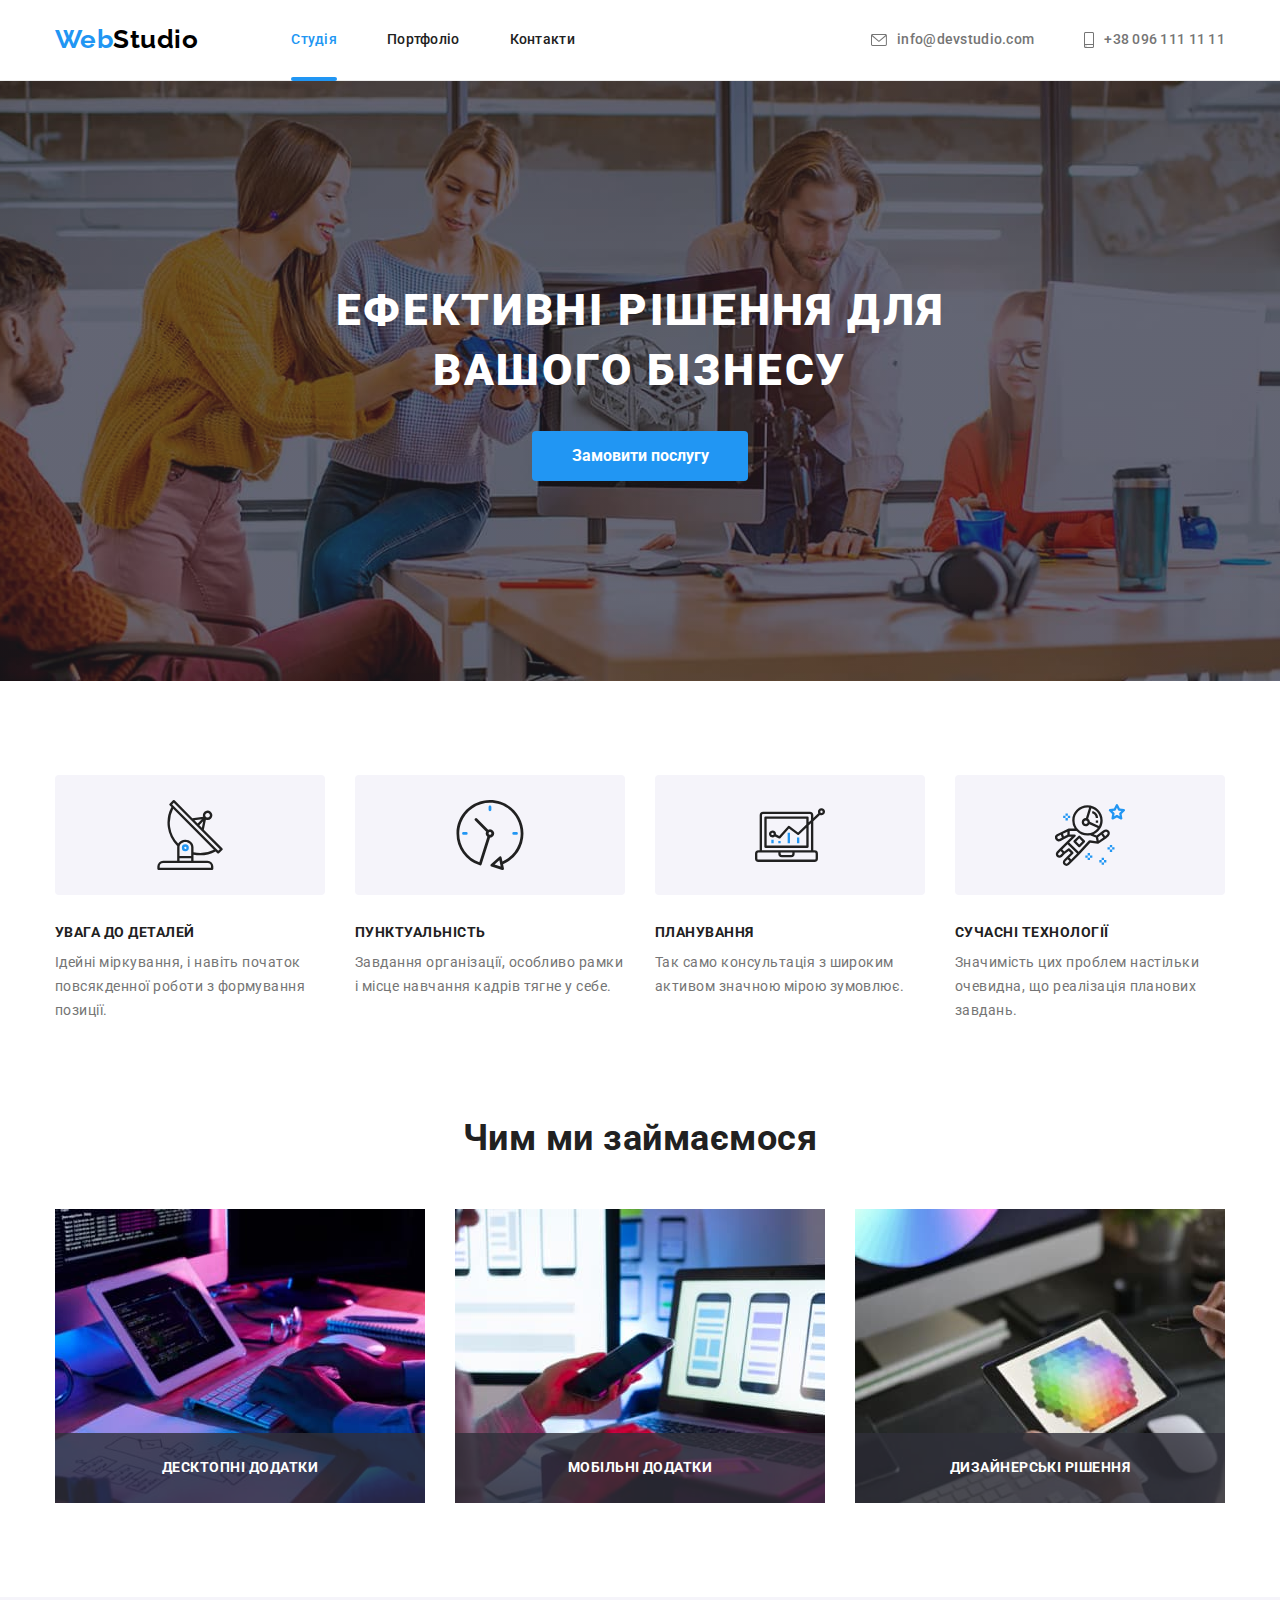
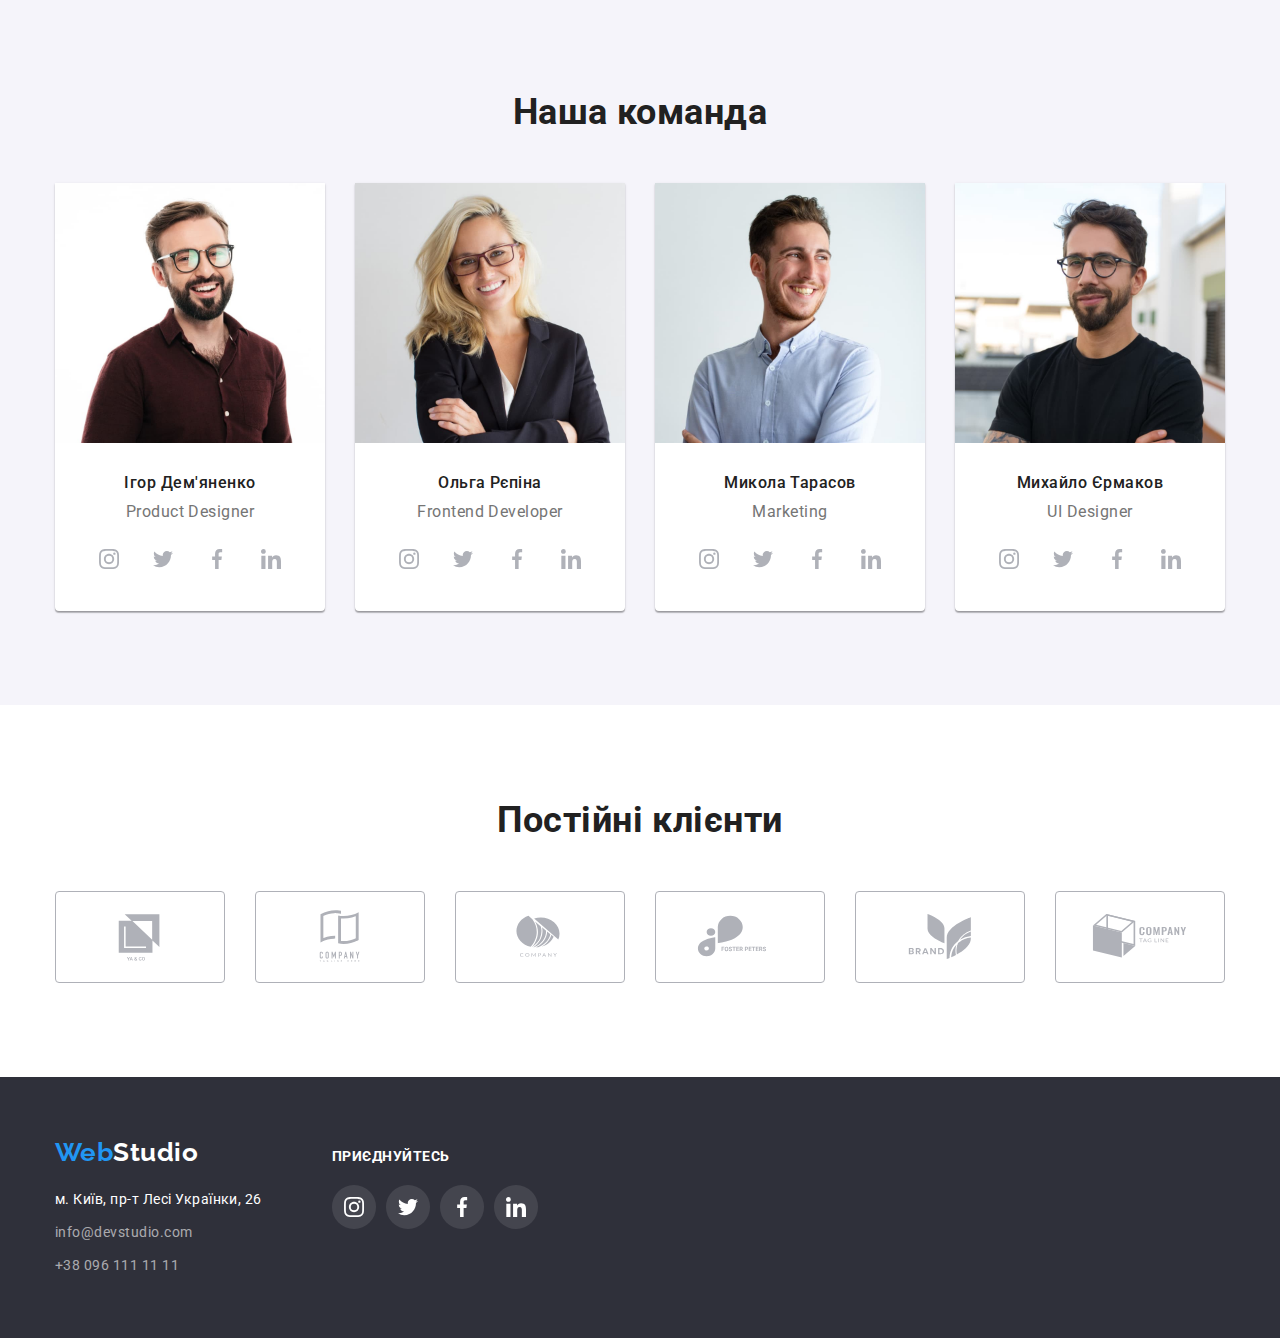
<file: index.html>
<!DOCTYPE html>
<html lang="uk">

<head>
    <meta charset="UTF-8">
    <meta http-equiv="X-UA-Compatible" content="IE=edge">
    <meta name="viewport" content="width=device-width, initial-scale=1.0">
    <title>WebStudio</title>
    <link rel="preconnect" href="https://fonts.googleapis.com">
    <link rel="preconnect" href="https://fonts.gstatic.com" crossorigin>
    <link
        href="https://fonts.googleapis.com/css2?family=Raleway:wght@700&family=Roboto:wght@400;500;700;900&display=swap"
        rel="stylesheet">
    <link rel="stylesheet"
        href="https://cdnjs.cloudflare.com/ajax/libs/modern-normalize/1.1.0/modern-normalize.min.css">
    <link rel="stylesheet" href="./css/styles.css">
</head>

<body>
    <header class="page-header">
        <div class="container">
            <nav class="main-nav">
                <a href="./index.html" class="logo link">Web<span class="second-part">Studio</span></a>
                <ul class="site-nav list">
                    <li class="nav-item"><a href="" class="item link current">Студія</a></li>
                    <li class="nav-item"><a href="./portfolio.html" class="item link">Портфоліо</a></li>
                    <li class="nav-item"><a href="" class="item link">Контакти</a></li>
                </ul>
            </nav>
            <ul class="mobile-list list">
                <li class="tel-item">
                    <a href="mailto:info@devstudio.com" class="item link">
                        <svg class="envelope-icon icon" width="16" height="12">
                            <use href="./images/icons.svg#icon-envelope"></use>
                        </svg>
                        <span>info@devstudio.com</span></a></li>
                <li class="tel-item">
                    <a href="tel:+380961111111" class="item link">
                        <svg class="mobile-icon icon" width="10" height="16">
                            <use href="./images/icons.svg#icon-smartphone"></use>
                        </svg>
                        <span>+38 096 111 11 11</span></a></li>
            </ul>
        </div>
    </header>
    <main>
        <section class="hero">
            <div class="container">
                <h1 class="hero-title">ЕФЕКТИВНІ РІШЕННЯ ДЛЯ ВАШОГО БІЗНЕСУ</h1>
                <button class="button button-primary" type="button" data-modal-open>Замовити послугу</button>
            </div>
        </section>
        <section class="section features-set">
            <div class="container">
                <h2 class="visually-hidden">Наші переваги</h2>
                <ul class="features-list list">
                    <li class="features-item">
                        <div class="features-icons">
                            <svg class="features-icon" width="70" height="70">
                                <use href="./images/icons.svg#icon-antenna"></use>
                            </svg>
                        </div>
                        <h3 class="features-title">УВАГА ДО ДЕТАЛЕЙ</h3>
                        <p class="features-text">Ідейні міркування, і навіть початок повсякденної роботи з формування
                            позиції.</p>
                    </li>
                    <li class="features-item">
                        <div class="features-icons">
                            <svg class="features-icon" width="70" height="70">
                                <use href="./images/icons.svg#icon-clock"></use>
                            </svg>
                        </div>
                        <h3 class="features-title">ПУНКТУАЛЬНІСТЬ</h3>
                        <p class="features-text">Завдання організації, особливо рамки і місце навчання кадрів тягне у
                            себе.</p>
                    </li>
                    <li class="features-item">
                        <div class="features-icons">
                            <svg class="features-icon" width="70" height="70">
                                <use href="./images/icons.svg#icon-diagram"></use>
                            </svg>
                        </div>
                        <h3 class="features-title">ПЛАНУВАННЯ</h3>
                        <p class="features-text">Так само консультація з широким активом значною мірою зумовлює.</p>
                    </li>
                    <li class="features-item">
                        <div class="features-icons">
                            <svg class="features-icon" width="70" height="70">
                                <use href="./images/icons.svg#icon-astronaut"></use>
                            </svg>
                        </div>
                        <h3 class="features-title">СУЧАСНІ ТЕХНОЛОГІЇ</h3>
                        <p class="features-text">Значимість цих проблем настільки очевидна, що реалізація планових
                            завдань.</p>
                    </li>
                </ul>
            </div>
        </section>
        <section class="section work">
            <div class="container">
                <h2 class="work-title">Чим ми займаємося</h2>
                <ul class="work-list list">
                    <li class="work-item">
                        <img src="./images/picture-work-01.jpg" width="370" alt="стіл з монітором и клавіатурою">
                        <div class="work-description">ДЕСКТОПНІ ДОДАТКИ</div>
                    </li>
                    <li class="work-item">
                        <img src="./images/picture-work-02.jpg" width="370" alt="ноутбук и телефон">
                        <div class="work-description">МОБІЛЬНІ ДОДАТКИ</div>
                    </li>
                    <li class="work-item">
                        <img src="./images/picture-work-03.jpg" width="370" alt="планшет з мишкою и клавіатурою">
                        <div class="work-description">ДИЗАЙНЕРСЬКІ РІШЕННЯ</div>
                    </li>
                </ul>
            </div>
        </section>
        <section class="section team">
            <div class="container">
                <h2 class="team-title">Наша команда</h2>
                <ul class="team-list list">
                    <li class="list-item">
                        <img src="./images/photo-01.jpg" width="270" alt="чоловік в окулярах">
                        <h3 class="team-user">Ігор Дем'яненко</h3>
                        <p class="team-text">Product Designer</p>
                        <ul class="social-icons list">
                            <li class="social-item">
                                <a href="" class="social-link link">
                                    <svg class="social-icon" width="20" height="20">
                                        <use href="./images/icons.svg#icon-instagram"></use>
                                    </svg>
                                </a>
                            </li>
                            <li class="social-item">
                                <a href="" class="social-link link">
                                    <svg class="social-icon" width="20" height="20">
                                        <use href="./images/icons.svg#icon-twitter"></use>
                                    </svg>
                                </a>
                            </li>
                            <li class="social-item">
                                <a href="" class="social-link link">
                                    <svg class="social-icon" width="20" height="20">
                                        <use href="./images/icons.svg#icon-facebook"></use>
                                    </svg>
                                </a>
                            </li>
                            <li class="social-item">
                                <a href="" class="social-link link">
                                    <svg class="social-icon" width="20" height="20">
                                        <use href="./images/icons.svg#icon-linkedin"></use>
                                    </svg>
                                </a>
                            </li>
                        </ul>
                    </li>
                    <li class="list-item">
                        <img src="./images/photo-02.jpg" width="270" alt="дівчина в окулярах">
                        <h3 class="team-user">Ольга Рєпіна</h3>
                        <p class="team-text">Frontend Developer</p>
                        <ul class="social-icons list">
                            <li class="social-item">
                                <a href="" class="social-link link">
                                    <svg class="social-icon" width="20" height="20">
                                        <use href="./images/icons.svg#icon-instagram"></use>
                                    </svg>
                                </a>
                            </li>
                            <li class="social-item">
                                <a href="" class="social-link link">
                                    <svg class="social-icon" width="20" height="20">
                                        <use href="./images/icons.svg#icon-twitter"></use>
                                    </svg>
                                </a>
                            </li>
                            <li class="social-item">
                                <a href="" class="social-link link">
                                    <svg class="social-icon" width="20" height="20">
                                        <use href="./images/icons.svg#icon-facebook"></use>
                                    </svg>
                                </a>
                            </li>
                            <li class="social-item">
                                <a href="" class="social-link link">
                                    <svg class="social-icon" width="20" height="20">
                                        <use href="./images/icons.svg#icon-linkedin"></use>
                                    </svg>
                                </a>
                            </li>
                        </ul>
                    </li>
                    <li class="list-item">
                        <img src="./images/photo-03.jpg" width="270" alt="хлопець посміхаючись дивиться в інший бік">
                        <h3 class="team-user">Микола Тарасов</h3>
                        <p class="team-text">Marketing</p>
                        <ul class="social-icons list">
                            <li class="social-item">
                                <a href="" class="social-link link">
                                    <svg class="social-icon" width="20" height="20">
                                        <use href="./images/icons.svg#icon-instagram"></use>
                                    </svg>
                                </a>
                            </li>
                            <li class="social-item">
                                <a href="" class="social-link link">
                                    <svg class="social-icon" width="20" height="20">
                                        <use href="./images/icons.svg#icon-twitter"></use>
                                    </svg>
                                </a>
                            </li>
                            <li class="social-item">
                                <a href="" class="social-link link">
                                    <svg class="social-icon" width="20" height="20">
                                        <use href="./images/icons.svg#icon-facebook"></use>
                                    </svg>
                                </a>
                            </li>
                            <li class="social-item">
                                <a href="" class="social-link link">
                                    <svg class="social-icon" width="20" height="20">
                                        <use href="./images/icons.svg#icon-linkedin"></use>
                                    </svg>
                                </a>
                            </li>
                        </ul>
                    </li>
                    <li class="list-item">
                        <img src="./images/photo-04.jpg" width="270" alt="людина в окулярах и чорній фудболці">
                        <h3 class="team-user">Михайло Єрмаков</h3>
                        <p class="team-text">UI Designer</p>
                        <ul class="social-icons list">
                            <li class="social-item">
                                <a href="" class="social-link link">
                                    <svg class="social-icon" width="20" height="20">
                                        <use href="./images/icons.svg#icon-instagram"></use>
                                    </svg>
                                </a>
                            </li>
                            <li class="social-item">
                                <a href="" class="social-link link">
                                    <svg class="social-icon" width="20" height="20">
                                        <use href="./images/icons.svg#icon-twitter"></use>
                                    </svg>
                                </a>
                            </li>
                            <li class="social-item">
                                <a href="" class="social-link link">
                                    <svg class="social-icon" width="20" height="20">
                                        <use href="./images/icons.svg#icon-facebook"></use>
                                    </svg>
                                </a>
                            </li>
                            <li class="social-item">
                                <a href="" class="social-link link">
                                    <svg class="social-icon" width="20" height="20">
                                        <use href="./images/icons.svg#icon-linkedin"></use>
                                    </svg>
                                </a>
                            </li>
                        </ul>
                    </li>
                </ul>
            </div>
        </section>
        <section class="section clients">
            <div class="container">
                <h2 class="clients-title">Постійні клієнти</h2>
                <ul class="clients-list list">
                    <li class="clients-item">
                        <a href="" class="clients-link link">
                            <svg class="clients-icon" width="106" height="60">
                                <use href="./images/icons.svg#icon-clients-1"></use>
                            </svg>
                        </a>
                    </li>
                    <li class="clients-item">
                        <a href="" class="clients-link link">
                            <svg class="clients-icon" width="106" height="60">
                                <use href="./images/icons.svg#icon-clients-2"></use>
                            </svg>
                        </a>
                    </li>
                    <li class="clients-item">
                        <a href="" class="clients-link link">
                            <svg class="clients-icon" width="106" height="60">
                                <use href="./images/icons.svg#icon-clients-3"></use>
                            </svg>
                        </a>
                    </li>
                    <li class="clients-item">
                        <a href="" class="clients-link link">
                            <svg class="clients-icon" width="106" height="60">
                                <use href="./images/icons.svg#icon-clients-4"></use>
                            </svg>
                        </a>
                    </li>
                    <li class="clients-item">
                        <a href="" class="clients-link link">
                            <svg class="clients-icon" width="106" height="60">
                                <use href="./images/icons.svg#icon-clients-5"></use>
                            </svg>
                        </a>
                    </li>
                    <li class="clients-item">
                        <a href="" class="clients-link link">
                            <svg class="clients-icon" width="106" height="60">
                                <use href="./images/icons.svg#icon-clients-6"></use>
                            </svg>
                        </a>
                    </li>
                </ul>
            </div>
            
        </section>
    </main>

    <footer class="footer">
        <div class="container secondary-container">
            <div>
                <a href="" class="logo link">Web<span class="white-part">Studio</span></a>
                <address class="address">
                    <ul class="address-list list">
                        <li class="address-item">м. Київ, пр-т Лесі Українки, 26</li>
                        <li class="address-item"><a href="mailto:info@devstudio.com" class="list-item link">info@devstudio.com</a></li>
                        <li class="address-item"><a href="tel:+380961111111" class="list-item link">+38 096 111 11 11</a></li>
                    </ul>
                </address>
            </div>
            <div class="social-container">
                <h2 class="social-title">ПРИЄДНУЙТЕСЬ</h2>
                <ul class="social-icons list">
                    <li class="social-item">
                        <a href="" class="social-link link">
                            <svg class="social-icon" widht="20" height="20">
                                <use href="./images/icons.svg#icon-instagram"></use>
                            </svg>
                        </a>
                    </li>
                    <li class="social-item">
                        <a href="" class="social-link link">
                            <svg class="social-icon" widht="20" height="20">
                                <use href="./images/icons.svg#icon-twitter"></use>
                            </svg>
                        </a>
                    </li>
                    <li class="social-item">
                        <a href="" class="social-link link">
                            <svg class="social-icon" widht="20" height="20">
                                <use href="./images/icons.svg#icon-facebook"></use>
                            </svg>
                        </a>
                    </li>
                    <li class="social-item">
                        <a href="" class="social-link link">
                            <svg class="social-icon" widht="20" height="20">
                                <use href="./images/icons.svg#icon-linkedin"></use>
                            </svg>
                        </a>
                    </li>
                </ul>
            </div>
            
        </div>
    </footer>
    <div class="modal-backdrop is-hidden" data-modal>
        <div class="modal">
            <div class="close-sign" data-modal-close>
                <svg width="18" height="18">
                    <use href="./images/icons.svg#icon-close"></use>
                </svg>
            </div>
        </div>
    </div>
    <script src="./js/modal.js"></script>
</body>

</html>
</file>
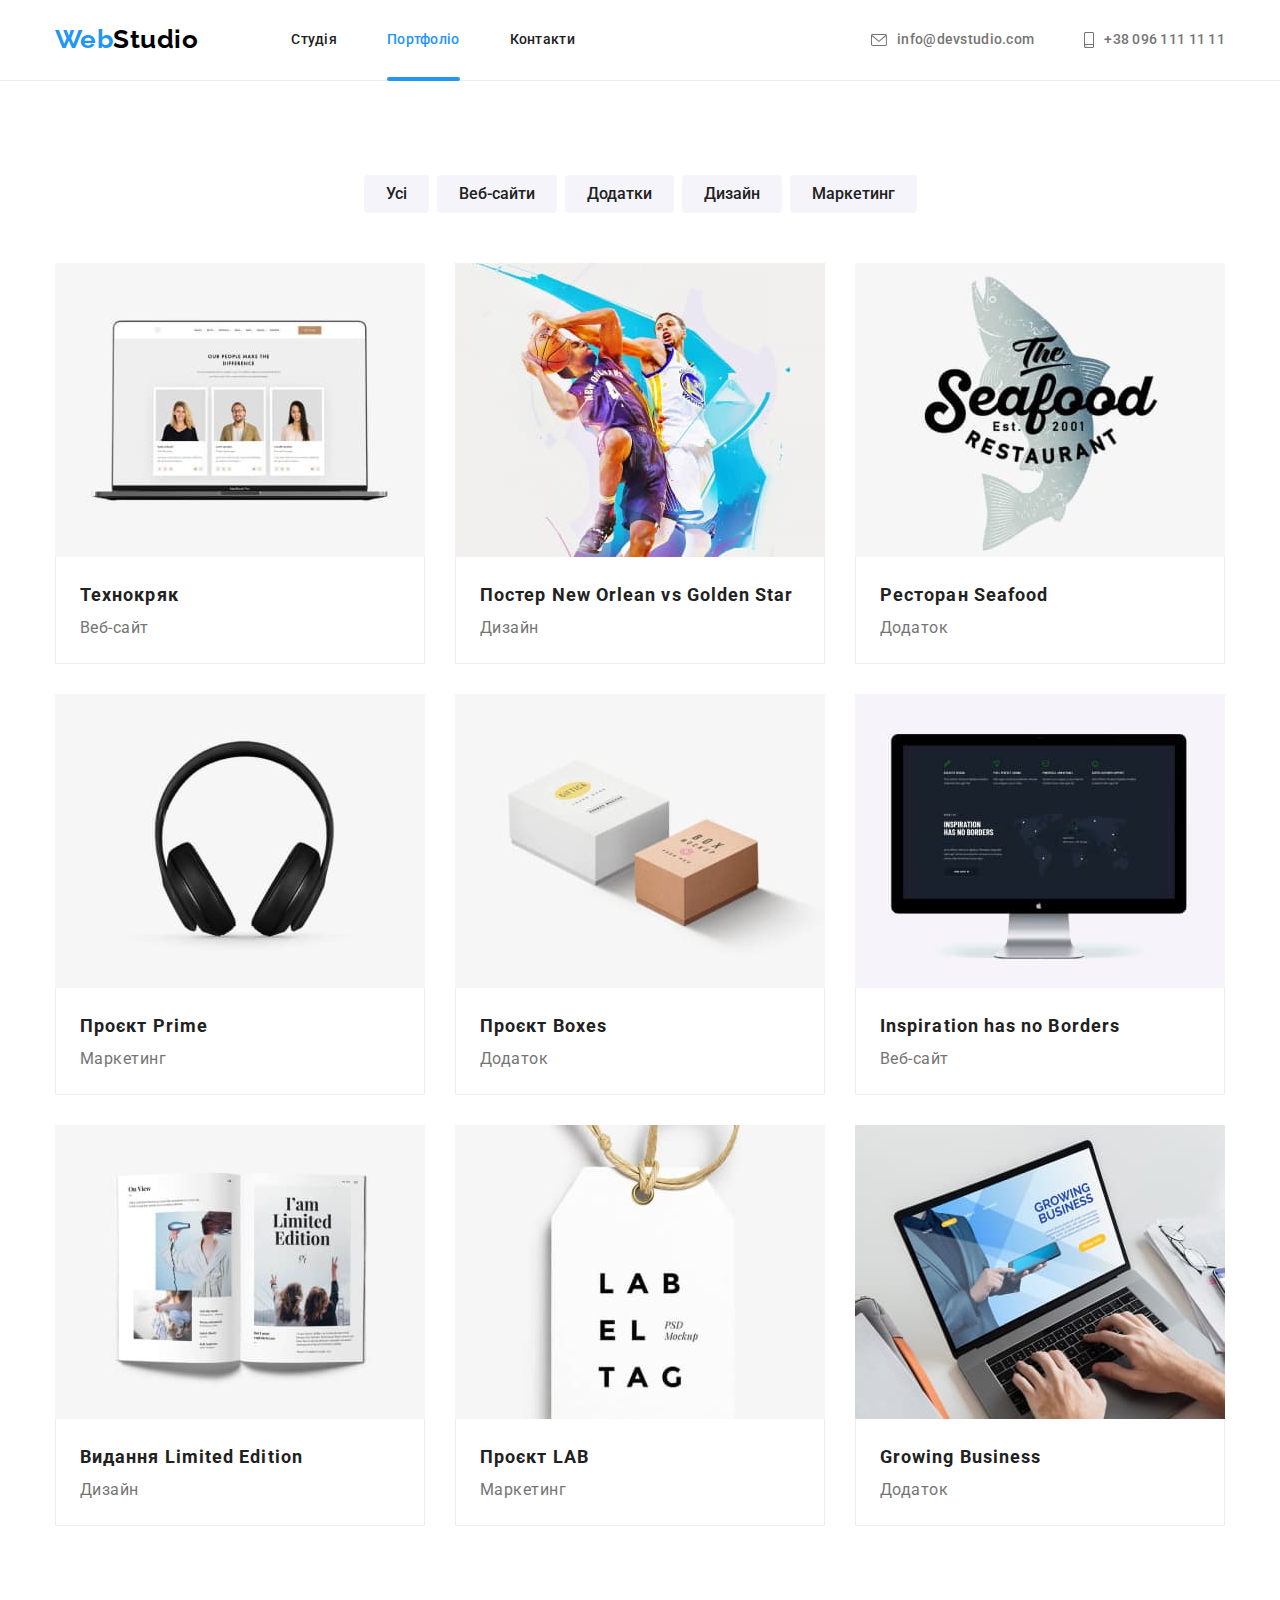
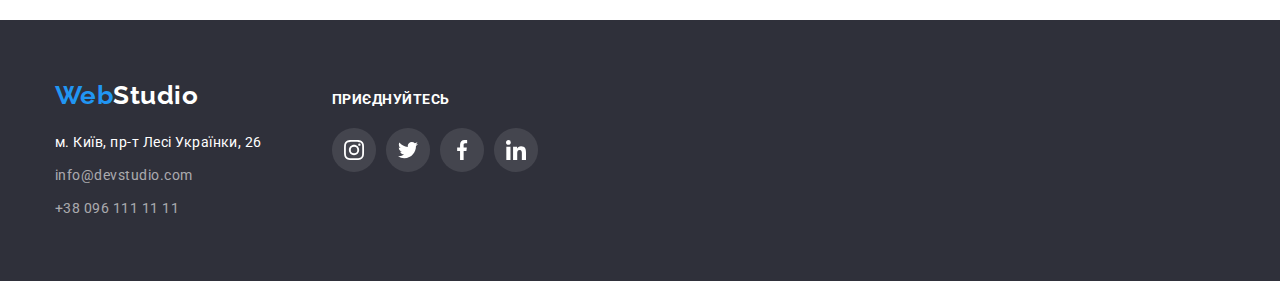
<file: portfolio.html>
<!DOCTYPE html>
<html lang="uk">
  <head>
    <meta charset="UTF-8" />
    <meta http-equiv="X-UA-Compatible" content="IE=edge" />
    <meta name="viewport" content="width=device-width, initial-scale=1.0" />
    <title>WebStudio</title>
    <link rel="preconnect" href="https://fonts.googleapis.com" />
    <link rel="preconnect" href="https://fonts.gstatic.com" crossorigin />
    <link
      href="https://fonts.googleapis.com/css2?family=Raleway:wght@700&family=Roboto:wght@400;500;700;900&display=swap"
      rel="stylesheet"
    />
    <link
      rel="stylesheet"
      href="https://cdnjs.cloudflare.com/ajax/libs/modern-normalize/1.1.0/modern-normalize.min.css"
    />
    <link rel="stylesheet" href="./css/styles.css" />
  </head>

  <body>
    <header class="page-header">
      <div class="container">
        <nav class="main-nav">
          <a href="./index.html" class="logo link">Web<span class="second-part">Studio</span></a>
          <ul class="site-nav list">
            <li class="nav-item"><a href="./index.html" class="item link">Студія</a></li>
            <li class="nav-item">
              <a href="./portfolio.html" class="item link current">Портфоліо</a>
            </li>
            <li class="nav-item"><a href="" class="item link">Контакти</a></li>
          </ul>
        </nav>
        <ul class="mobile-list list">
          <li class="tel-item">
            <a href="mailto:info@devstudio.com" class="item link">
              <svg class="envelope-icon icon" width="16" height="12">
                <use href="./images/icons.svg#icon-envelope"></use>
              </svg>
              <span>info@devstudio.com</span></a
            >
          </li>
          <li class="tel-item">
            <a href="tel:+380961111111" class="item link">
              <svg class="mobile-icon icon" width="10" height="16">
                <use href="./images/icons.svg#icon-smartphone"></use>
              </svg>
              <span>+38 096 111 11 11</span></a
            >
          </li>
        </ul>
      </div>
    </header>
    <main>
      <section class="section">
        <div class="container">
          <h1 class="visually-hidden">Наші проєкти</h1>
          <ul class="btn-list list">
            <li class="btn-item">
              <button class="button-secondary" type="button">Усі</button>
            </li>
            <li class="btn-item">
              <button class="button-secondary" type="button">Веб-сайти</button>
            </li>
            <li class="btn-item">
              <button class="button-secondary" type="button">Додатки</button>
            </li>
            <li class="btn-item">
              <button class="button-secondary" type="button">Дизайн</button>
            </li>
            <li class="btn-item">
              <button class="button-secondary" type="button">Маркетинг</button>
            </li>
          </ul>

          <ul class="card-set list">
            <li class="card-item">
              <div class="thumb">
                <a href="" class="card-link link">
                  <div class="overlay-wrapper">
                    <img src="./images/project-01.jpg" width="370" alt="ноутбук" />
                    <p class="card-description">
                      Ресурс пропонує комплексні пропозиції з різним рівнем функціоналу та сервісів.
                      Все це дозволить відвідувачу отримати вичерпні відомості про компанію чи
                      приватну особу.
                    </p>
                  </div>
                  <div class="card-content">
                    <h2 class="card-title">Технокряк</h2>
                    <p class="card-text">Веб-сайт</p>
                  </div>
                </a>
              </div>
            </li>
            <li class="card-item">
              <div class="thumb">
                <a href="" class="card-link link">
                  <div class="overlay-wrapper">
                    <img src="./images/project-02.jpg" width="370" alt="два баскетболісти" />
                    <p class="card-description">
                      Ресурс пропонує комплексні пропозиції з різним рівнем функціоналу та сервісів.
                      Все це дозволить відвідувачу отримати вичерпні відомості про компанію чи
                      приватну особу.
                    </p>
                  </div>

                  <div class="card-content">
                    <h2 class="card-title">Постер New Orlean vs Golden Star</h2>
                    <p class="card-text">Дизайн</p>
                  </div>
                </a>
              </div>
            </li>
            <li class="card-item">
              <div class="thumb">
                <a href="" class="card-link link">
                  <div class="overlay-wrapper">
                    <img src="./images/project-03.jpg" width="370" alt="логотип ресторану" />
                    <p class="card-description">
                      Ресурс пропонує комплексні пропозиції з різним рівнем функціоналу та сервісів.
                      Все це дозволить відвідувачу отримати вичерпні відомості про компанію чи
                      приватну особу.
                    </p>
                  </div>

                  <div class="card-content">
                    <h2 class="card-title">Ресторан Seafood</h2>
                    <p class="card-text">Додаток</p>
                  </div>
                </a>
              </div>
            </li>
            <li class="card-item">
              <div class="thumb">
                <a href="" class="card-link link">
                  <div class="overlay-wrapper">
                    <img src="./images/project-04.jpg" width="370" alt="чорні навушники" />
                    <p class="card-description">
                      Ресурс пропонує комплексні пропозиції з різним рівнем функціоналу та сервісів.
                      Все це дозволить відвідувачу отримати вичерпні відомості про компанію чи
                      приватну особу.
                    </p>
                  </div>

                  <div class="card-content">
                    <h2 class="card-title">Проєкт Prime</h2>
                    <p class="card-text">Маркетинг</p>
                  </div>
                </a>
              </div>
            </li>
            <li class="card-item">
              <div class="thumb">
                <a href="" class="card-link link">
                  <div class="overlay-wrapper">
                    <img src="./images/project-05.jpg" width="370" alt="дві коробки" />
                    <p class="card-description">
                      Ресурс пропонує комплексні пропозиції з різним рівнем функціоналу та сервісів.
                      Все це дозволить відвідувачу отримати вичерпні відомості про компанію чи
                      приватну особу.
                    </p>
                  </div>

                  <div class="card-content">
                    <h2 class="card-title">Проєкт Boxes</h2>
                    <p class="card-text">Додаток</p>
                  </div>
                </a>
              </div>
            </li>
            <li class="card-item">
              <div class="thumb">
                <a href="" class="card-link link">
                  <div class="overlay-wrapper">
                    <img src="./images/project-06.jpg" width="370" alt="монітор" />
                    <p class="card-description">
                      Ресурс пропонує комплексні пропозиції з різним рівнем функціоналу та сервісів.
                      Все це дозволить відвідувачу отримати вичерпні відомості про компанію чи
                      приватну особу.
                    </p>
                  </div>

                  <div class="card-content">
                    <h2 class="card-title">Inspiration has no Borders</h2>
                    <p class="card-text">Веб-сайт</p>
                  </div>
                </a>
              </div>
            </li>
            <li class="card-item">
              <div class="thumb">
                <a href="" class="card-link link">
                  <div class="overlay-wrapper">
                    <img src="./images/project-07.jpg" width="370" alt="розгорнута книга" />
                    <p class="card-description">
                      Ресурс пропонує комплексні пропозиції з різним рівнем функціоналу та сервісів.
                      Все це дозволить відвідувачу отримати вичерпні відомості про компанію чи
                      приватну особу.
                    </p>
                  </div>

                  <div class="card-content">
                    <h2 class="card-title">Видання Limited Edition</h2>
                    <p class="card-text">Дизайн</p>
                  </div>
                </a>
              </div>
            </li>
            <li class="card-item">
              <div class="thumb">
                <a href="" class="card-link link">
                  <div class="overlay-wrapper">
                    <img src="./images/project-08.jpg" width="370" alt="ярлик з написом" />
                    <p class="card-description">
                      Ресурс пропонує комплексні пропозиції з різним рівнем функціоналу та сервісів.
                      Все це дозволить відвідувачу отримати вичерпні відомості про компанію чи
                      приватну особу.
                    </p>
                  </div>

                  <div class="card-content">
                    <h2 class="card-title">Проєкт LAB</h2>
                    <p class="card-text">Маркетинг</p>
                  </div>
                </a>
              </div>
            </li>
            <li class="card-item">
              <div class="thumb">
                <a href="" class="card-link link">
                  <div class="overlay-wrapper">
                    <img src="./images/project-09.jpg" width="370" alt="робочий стіл" />
                    <p class="card-description">
                      Ресурс пропонує комплексні пропозиції з різним рівнем функціоналу та сервісів.
                      Все це дозволить відвідувачу отримати вичерпні відомості про компанію чи
                      приватну особу.
                    </p>
                  </div>
                  <div class="card-content">
                    <h2 class="card-title">Growing Business</h2>
                    <p class="card-text">Додаток</p>
                  </div>
                </a>
              </div>
            </li>
          </ul>
        </div>
      </section>
    </main>
    <footer class="footer">
      <div class="container secondary-container">
        <div>
          <a href="" class="logo link">Web<span class="white-part">Studio</span></a>
          <address class="address">
            <ul class="address-list list">
              <li class="address-item">м. Київ, пр-т Лесі Українки, 26</li>
              <li class="address-item">
                <a href="mailto:info@devstudio.com" class="list-item link">info@devstudio.com</a>
              </li>
              <li class="address-item">
                <a href="tel:+380961111111" class="list-item link">+38 096 111 11 11</a>
              </li>
            </ul>
          </address>
        </div>
        <div class="social-container">
          <h2 class="social-title">ПРИЄДНУЙТЕСЬ</h2>
          <ul class="social-icons list">
            <li class="social-item">
              <a href="" class="social-link link">
                <svg class="social-icon" widht="20" height="20">
                  <use href="./images/icons.svg#icon-instagram"></use>
                </svg>
              </a>
            </li>
            <li class="social-item">
              <a href="" class="social-link link">
                <svg class="social-icon" widht="20" height="20">
                  <use href="./images/icons.svg#icon-twitter"></use>
                </svg>
              </a>
            </li>
            <li class="social-item">
              <a href="" class="social-link link">
                <svg class="social-icon" widht="20" height="20">
                  <use href="./images/icons.svg#icon-facebook"></use>
                </svg>
              </a>
            </li>
            <li class="social-item">
              <a href="" class="social-link link">
                <svg class="social-icon" widht="20" height="20">
                  <use href="./images/icons.svg#icon-linkedin"></use>
                </svg>
              </a>
            </li>
          </ul>
        </div>
      </div>
    </footer>
  </body>
</html>
</file>
<file: css/styles.css>
:root {
    --primary-text-color: #757575;
    --title-text-color: #212121;
    --accent-color: #2196F3;
    --btn-white-color: #FFFFFF;
    --secondary-bg-color: #2F303A;
    --bg-color-active: #188CE8;
    --black-color: #000000;
    --team-bg-color: #F5F4FA;
    --rgba-color-add: rgba(255, 255, 255, 0.6);
    --color-border: #ECECEC;
}

body {
    font-family: 'Roboto', sans-serif;
    background: var(--btn-white-color);
    color: var(--primary-text-color);
    letter-spacing: 0.03em;
}

.container {
    margin-left: auto;
    margin-right: auto;
    width: 1200px;
    padding-left: 15px;
    padding-right: 15px;
}

.link{
    text-decoration: none;
}

.list{
    list-style: none;
}

h1, h2, h3, h4, h5, h6, p, ul {
    margin: 0;
    padding: 0;
}

img{
    display: block;
    max-width: 100%;
}


/* Header */

.page-header{
    border-bottom: 1px solid var(--color-border);
}

.page-header .container{
    display: flex;
}

.main-nav,
.site-nav{
    display: flex;
}


.logo {
    padding-top: 24px;
    padding-bottom: 25px;
    margin-right: 93px;

    font-family: 'Raleway', sans-serif;

    font-weight: 700;
    font-size: 26px;
    line-height: 1.19;
    color: var(--accent-color)
}
.second-part {
    color: var(--black-color);
}

.site-nav .item {
    color: var(--title-text-color);

    font-weight: 500;
    font-size: 14px;
    line-height: 1.14;
    letter-spacing: 0.02em;
}

.site-nav .nav-item:not(:last-child),
.mobile-list .tel-item:not(:last-child){
    margin-right: 50px;
}

.site-nav .nav-item{
    position: relative;
}

.site-nav .link.current{
    color: var(--accent-color);
}

.site-nav .link.current::after{
    content: " ";
    background-color: var(--accent-color);
    border-radius: 2px;
    width: 100%;
    height: 4px;
    position: absolute;
    bottom: -1px;
    right: 0;
}

.mobile-list{
    display: flex;
    margin-left: auto;
    align-items: center;
}

.tel-item .item{
    display: flex;
    align-items: center;
}

.tel-item .icon{
    margin-right: 10px;
    fill: var(--primary-text-color);

    transition-property: fill;
    transition-duration: 250ms;
    transition-timing-function: cubic-bezier(0.4, 0, 0.2, 1);
}

.tel-item .item:hover .icon,
.tel-item .item:focus .icon {
    fill: var(--accent-color);
}

.mobile-list .item {
    color: var(--primary-text-color);

    font-weight: 500;
    font-size: 14px;
    line-height: 1.14;
    letter-spacing: 0.02em;
}

.site-nav .item,
.mobile-list .item{
    display: flex;
    padding-top: 32px;
    padding-bottom: 32px;

    transition-property: color;
    transition-duration: 250ms;
    transition-timing-function: cubic-bezier(0.4, 0, 0.2, 1);
}

.mobile-list .item:hover,
.mobile-list .item:focus,
.site-nav .item:hover,
.site-nav .item:focus{
    color: var(--accent-color);
}

/* Hero */

.hero{
    max-width: 1600px;
    background-color: #C4C4C4;
    text-align: center;
    padding-top: 200px;
    padding-bottom: 200px;
    margin-left: auto;
    margin-right: auto;
    background-image: linear-gradient(rgba(47, 48, 58, 0.4), rgba(47, 48, 58, 0.4)),
    url(../images/photo-hero.jpg);
    background-repeat: no-repeat;
    background-position: center;
    background-size: cover;
}

.hero-title {
    width: 696px;
    margin: auto;
    padding-bottom: 30px;
    color: var(--btn-white-color);
            
    font-weight: 900;
    font-size: 44px;
    line-height: 1.36;
    text-align: center;
    letter-spacing: 0.06em;

}

/* BUTTON!!! */

.button{
    display: inline-block;
    text-align: center;
    border-radius: 4px;
    padding: 10px 32px;
    font-family: inherit;
    cursor: pointer;
    min-width: 216px;
    border: transparent;

    transition-property: background-color;
    transition-duration: 250ms;
    transition-timing-function: cubic-bezier(0.4, 0, 0.2, 1);
}

.button:hover,
.button:focus{
    background-color: var(--bg-color-active);
    color: var(--btn-white-color);
}

.button-primary{
    color: var(--btn-white-color);
    background: var(--accent-color);
    font-weight: 700;
    font-size: 16px;
    line-height: 1.88;
}


/* Наші переваги */

.visually-hidden {
    position: absolute;
    white-space: nowrap;
    width: 1px;
    height: 1px;
    overflow: hidden;
    border: 0;
    padding: 0;
    clip: rect(0 0 0 0);
    clip-path: inset(50%);
    margin: -1px;
}

.section{
    padding: 94px 0;
}

.features-set{
    padding-bottom: 0;
}

.features-list{
    display: flex;
}

.features-item{
    flex-basis: calc(100% / 3 - 30px);
}

.features-item:not(:last-child){
    margin-right: 30px;
}

.features-icons{
    background-color: #F5F4FA;
    margin-bottom: 30px;
    border-radius: 4px;
    width: 100%;
    height: 120px;
    display: flex;
    justify-content: center;
    align-items: center;
}

.features-title{
    color: var(--title-text-color);

    font-size: 14px;
    line-height: 1.14;
    padding-bottom: 10px;
}

.features-text{
    font-size: 14px;
    line-height: 1.71;
}

/* Work */

.work-title,
.team-title,
.clients-title{
    padding-bottom: 50px;

    color: var(--title-text-color);

    font-size: 36px;
    line-height: 1.17;
    text-align: center;
}

.work-list{
    display: flex;
}

.work-item{
    position: relative;
}

.work-description{
    display: flex;
    width: 100%;
    height: 70px;
    background-color: rgba(47, 48, 58, 0.8);
    color: var(--btn-white-color);
    font-weight: 700;
    font-size: 14px;
    line-height: 1.14;
    position: absolute;
    bottom: 0;
    right: 0;
    align-items: center;
    justify-content: center;
}

.work-item:not(:last-child){
    margin-right: 30px;
}

/* Team */

.team{
    background: var(--team-bg-color);
}

.team-list > .list-item {
    background-color: var(--btn-white-color);
    box-shadow: 0px 1px 3px rgba(0, 0, 0, 0.12), 0px 1px 1px rgba(0, 0, 0, 0.14), 0px 2px 1px rgba(0, 0, 0, 0.2);
    border-radius: 0px 0px 4px 4px;
}

.team-list{
    display: flex;
}

.list-item:not(:last-child){
    margin-right: 30px;
}

.team-user{
    padding-top: 30px;
    padding-bottom: 10px;

    color: var(--title-text-color);

    font-weight: 500;
    font-size: 16px;
    line-height: 1.19;
    text-align: center;
}

.team-text{
    font-size: 16px;
    line-height: 1.19;
    text-align: center;
}

.team-list .social-icons{
    display: flex;
    justify-content: center;
    margin-top: 16px;
    padding-bottom: 30px;
}

.team-list .social-item{
    width: 44px;
    height: 44px;
}

.team-list .social-item:not(:last-child) {
    margin-right: 10px;
}

.team-list .social-link{
    width: 100%;
    height: 100%;
    display: flex;
    align-items: center;
    justify-content: center;
    background-color: var(--btn-white-color);
    border-radius: 50%;
    fill: #AFB1B8;

    transition-property: background-color;
    transition-duration: 250ms;
    transition-timing-function: cubic-bezier(0.4, 0, 0.2, 1);
}

.team-list .social-link:focus,
.team-list .social-link:hover{
    background-color: var(--accent-color);
}
.team-list .social-link:focus .social-icon,
.team-list .social-link:hover .social-icon {
    fill: var(--btn-white-color);
}

/* Clients */

.clients-list{
    display: flex;
}

.clients .clients-item:not(:last-child){
    margin-right: 30px;
}

.clients .clients-link{
    display: flex;
    width: 170px;
    height: 92px;
    justify-content: center;
    align-items: center;
    fill: #AFB1B8;
    border: 1px solid #AFB1B8;
    border-radius: 4px;

    transition-property: fill, border;
        transition-duration: 250ms;
        transition-timing-function: cubic-bezier(0.4, 0, 0.2, 1);
}
.clients-link:focus,
.clients-link:hover{
    border: 1px solid var(--accent-color);
}

.clients-link:focus,
.clients-link:hover{
    fill:var(--accent-color);
}



/* Footer */

.footer{
    background: var(--secondary-bg-color)
}

.footer > .container{
    padding-top: 60px;
    padding-bottom: 60px;
}

.footer .logo{
    margin: 0;
    padding: 0;
}

.white-part{
    color: var(--btn-white-color);
}

.address{  
    color: var(--btn-white-color);
    font-style: normal;
    font-size: 14px;
    line-height: 1.71;
    margin-top: 20px;
}

.address-list .address-item:not(:last-child){
    margin-bottom: 9px;
}

.address-list .list-item{
    color: var(--rgba-color-add);

    transition-property: color;
    transition-duration: 250ms;
    transition-timing-function: cubic-bezier(0.4, 0, 0.2, 1);
}

.address-list .list-item:hover,
.address-list .list-item:focus{    
    color: var(--accent-color);
}

.secondary-container{
    display: flex;
    align-items: baseline;
}

.social-container .social-title{
    font-size: 14px;
    line-height: 1.14;
    color: var(--btn-white-color);
    padding-bottom: 20px;
}

.social-container{
    /* width: 206px;
    height: 80px; */
    margin-left: 70px;
}

.social-container .social-icons{
    display: flex;
    justify-content: center;
}

.social-container .social-item{
    width: 44px;
    height: 44px;
}

.social-container .social-link{
    width: 100%;
    height: 100%;
    display: flex;
    align-items: center;
    justify-content: center;
    background-image: linear-gradient(rgba(255,255,255,0.1), rgba(255, 255, 255, 0.1));
    border-radius: 50%;
    fill: var(--btn-white-color);

    transition-property: background-color;
    transition-duration: 250ms;
    transition-timing-function: cubic-bezier(0.4, 0, 0.2, 1);
}

.social-container .social-link:focus,
.social-container .social-link:hover{
    background-color: var(--accent-color);
}

.social-container .social-item:not(:last-child){
    margin-right: 10px;
}

.modal-backdrop{
    position: fixed;
    top: 0;
    right: 0;
    bottom: 0;
    left: 0;
    background-color: rgba(0, 0, 0, 0.2);
    transition: opacity 250ms, visibility 250ms;
}

.modal-backdrop.is-hidden .modal{
    transform: scale(2);
}

.modal{
    width: 528px;
    height: 581px;
    position: absolute;
    top: 50%;
    left: 50%;
    transform: translate(-50%, -50%) scale(1);
    background-color: var(--btn-white-color);
    transition: transform 250ms;
    border-radius: 4px;
}

.modal .close-sign{
    position: absolute;
    display: flex;
    justify-content: center;
    cursor: pointer;
    border-radius: 50px;
    padding: 6px;
    border: 1px solid rgba(0, 0, 0, 0.1);
    top: 8px;
    right: 8px;
}

.is-hidden{
    visibility: hidden;
    opacity: 0;
    pointer-events: none;
}


/* Портфоліо */

.btn-list{
    display: flex;
    justify-content: center;
    margin-bottom: 50px;
}

.btn-item:not(:last-child){
    margin-right: 8px;
}

.button-secondary {
    font-family: inherit;
    color: var(--title-text-color);
    background: var(--team-bg-color);
    font-weight: 500;
    font-size: 16px;
    line-height: 1.62;
    cursor: pointer;
    border: transparent;
    text-align: center;
    border-radius: 4px;
    padding: 6px 22px;

    transition-property: background-color, box-shadow, color;
    transition-duration: 250ms;
    transition-timing-function: cubic-bezier(0.4, 0, 0.2, 1);
}

.button-secondary:hover,
.button-secondary:focus{
    background-color: var(--accent-color);
    color: var(--btn-white-color);
    box-shadow: 0px 3px 1px rgba(0, 0, 0, 0.1), 0px 1px 2px rgba(0, 0, 0, 0.08), 0px 2px 2px rgba(0, 0, 0, 0.12);
}

.card-set{
    display: flex;
    flex-wrap: wrap;

    margin-left: -30px;
    margin-top: -30px;
}

.card-set > .card-item{
    flex-basis: calc(100% / 3 - 30px);

    margin-left: 30px;
    margin-top: 30px;
}
.card-item:hover{
    box-shadow: 0px 1px 1px rgba(0, 0, 0, 0.12), 0px 4px 4px rgba(0, 0, 0, 0.06), 1px 4px 6px rgba(0, 0, 0, 0.16);
}

.card-content{
    padding: 20px 24px;
    border-right: 1px solid #EEEEEE;
    border-bottom: 1px solid #EEEEEE;
    border-left: 1px solid #EEEEEE;
}

.card-title{
    color: var(--title-text-color);    
    font-size: 18px;
    line-height: 2;    
    letter-spacing: 0.06em;

}

.card-text{
    color: var(--primary-text-color);
    font-size: 16px;
    line-height: 1.88;
}

.card-item .overlay-wrapper{
    position: relative;
    overflow: hidden;
}

.card-description{
    font-size: 18px;
    line-height: 1.56;
    color: var(--btn-white-color);
    background-color: rgba(33, 150, 243, 0.9);
    position: absolute;
    top: 0;
    right: 0;
    bottom: 0;
    left: 0;
    padding: 63px 24px;
    transform: translateY(100%);
    opacity: 0;
    transition: transform 250ms cubic-bezier(0.4, 0, 0.2, 1),
    opacity 250ms cubic-bezier(0.4, 0, 0.2, 1);

    transition-property: ;
    transition-duration: ;
    transition-timing-function: ;
}


.card-item .card-link:hover .card-description{
    transform: translateY(0%);
    opacity: 1
}
</file>
